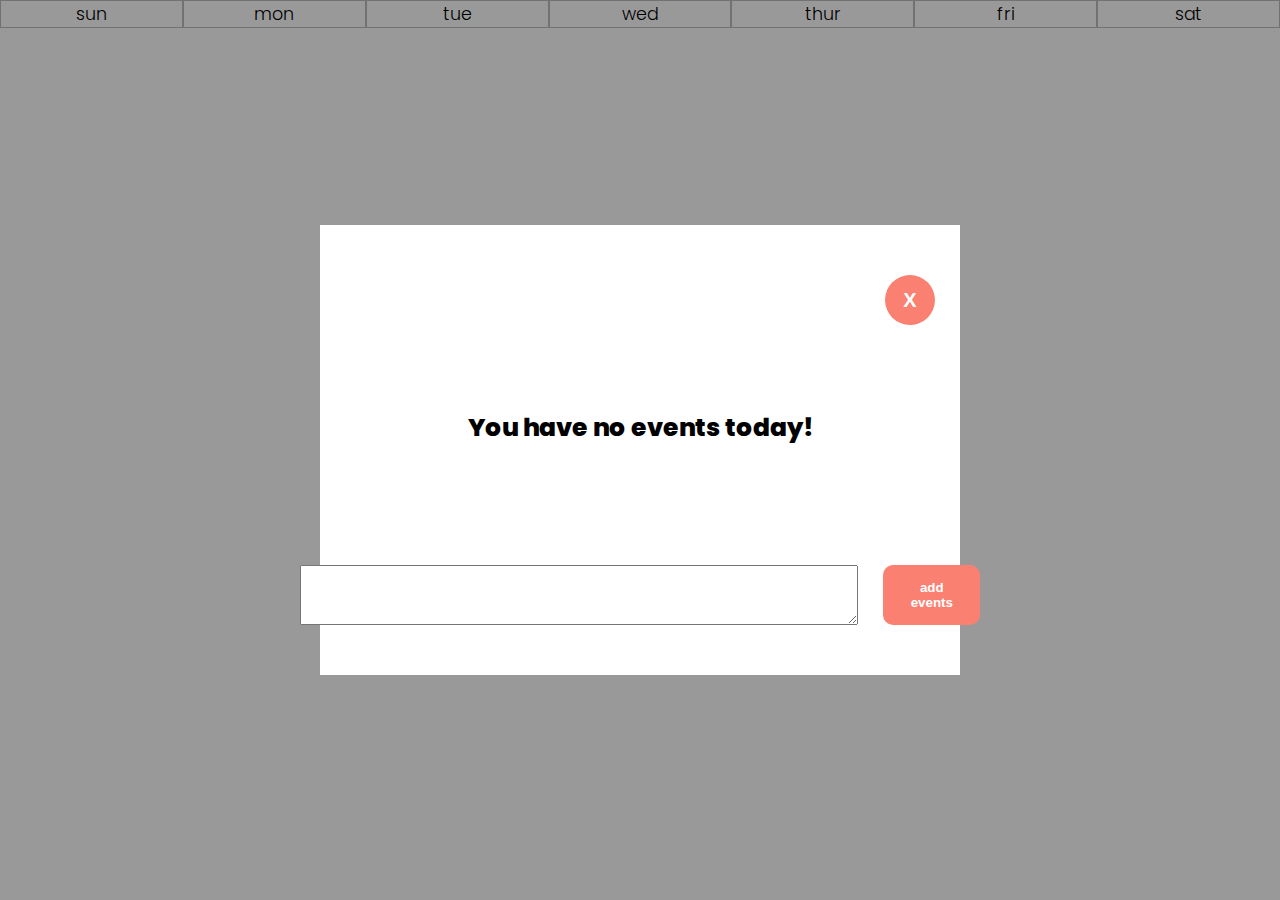
<file: calender/index.html>
<!DOCTYPE html>
<html lang="en">
<head>
    <meta charset="UTF-8">
    <meta http-equiv="X-UA-Compatible" content="IE=edge">
    <meta name="viewport" content="width=device-width, initial-scale=1.0">
    <link rel="stylesheet" href="styles.css">
    <script src="https://code.jquery.com/jquery-3.6.0.slim.min.js" integrity="sha256-u7e5khyithlIdTpu22PHhENmPcRdFiHRjhAuHcs05RI=" crossorigin="anonymous"></script>
    <title>Calender</title>
</head>
<body>
    <div id="nav"></div>
    <div id="days">
        <div value ="sun">sun</div>
        <div value ="mon">mon</div>
        <div value ="tue">tue</div>
        <div value ="wed">wed</div>
        <div value ="thur">thur</div>
        <div value ="fri">fri</div>
        <div value ="sat">sat</div>
    </div>
    <div id="eventCont">
        
        <div>
            <div style="width: 100%;display: flex;justify-content: flex-end;margin: 1rem;margin-bottom: 0;padding: 1rem;box-sizing: border-box;">
                <button id="close">X</button>
            </div>
            <div id="noEvents" style="font-weight: 800;">
                You have no events today!
            </div>
            <div id="eventList" style="width: 100%;max-height: 60%;overflow-y: scroll;">
            </div>
            <div style="display: flex;justify-content: space-evenly;padding-bottom: 2rem;">
                <textarea name="" id="txtarea" cols="70" rows="3" style="margin-right:1rem ;"></textarea><br>
                <button id="addEvent">add events</button>
            </div>
            
        </div>
    </div>
    <div id="dates">
        <br>
    </div>
    
    <script src="script.js"></script>
</body>
</html>
</file>
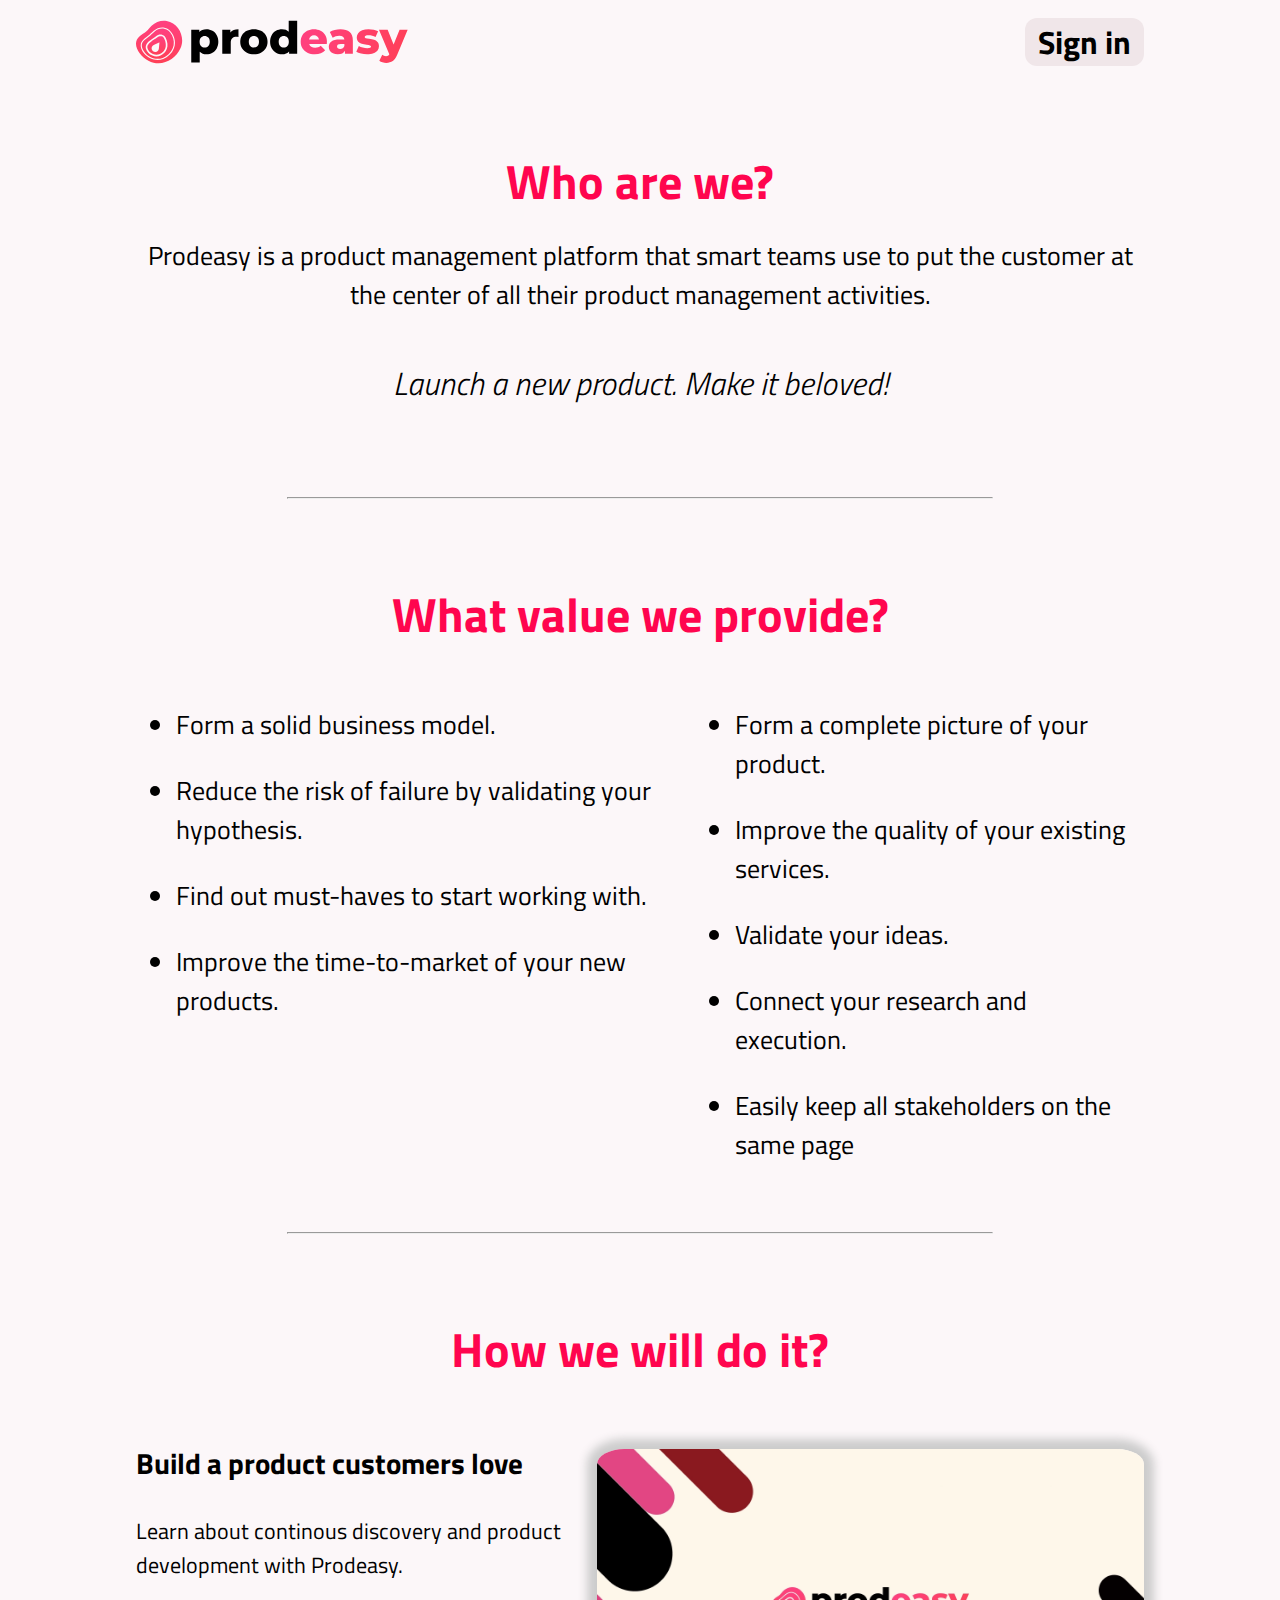
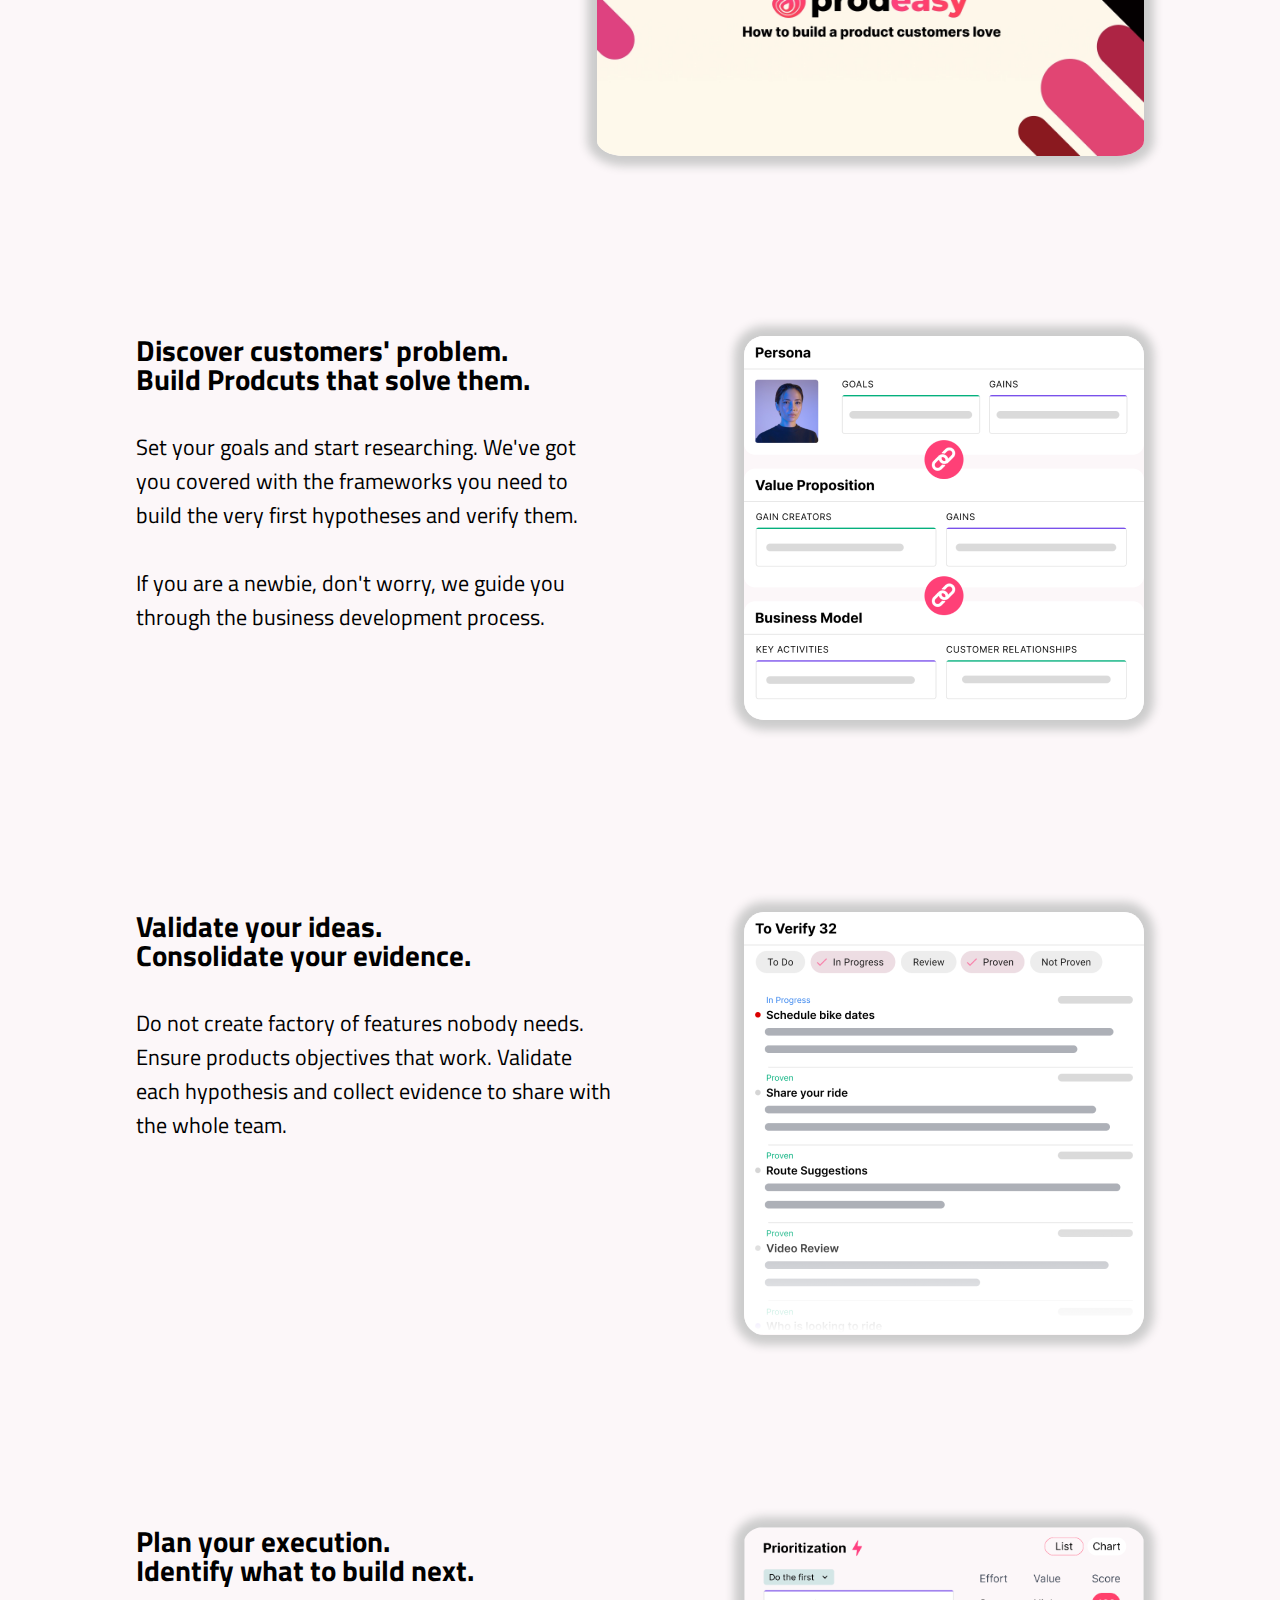
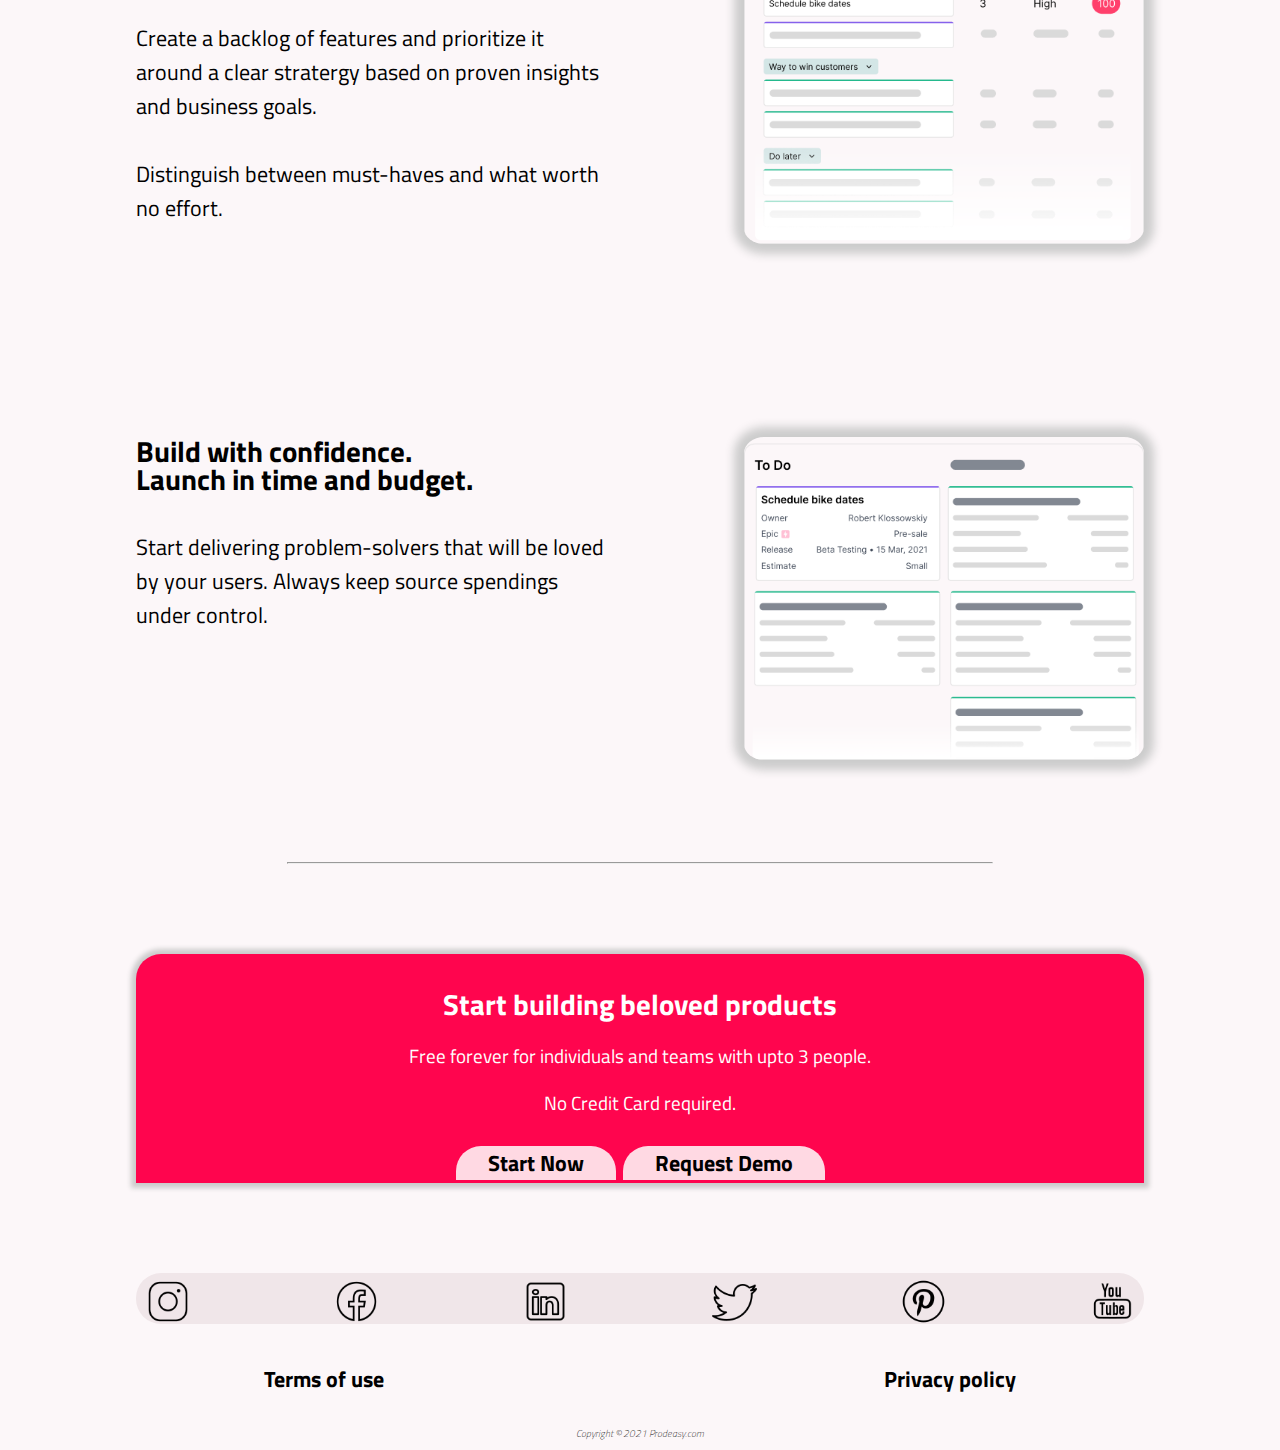
<file: main.html>
<!DOCTYPE html>
<html>
  <head>
    <!-- displays title for webpage -->
    <title>Prodeasy</title>
    <!-- link to scss file for styling elements -->
    <link rel="stylesheet" type="text/css" href="main.css">
    <!-- specify the character encoding for the HTML document -->
    <meta charset="UTF-8">
    <!-- responsive web design, will display content with respect to users' visible area of web page -->
    <meta name="viewport" content="width=device-width, initial-scale=1.0">

  </head>

  <body>

    <div id="homepage">

      <div id="header">
        <!-- prodeasy logo -->
        <img src="assets/logo.svg" alt="logo">
        <!-- Sign in link, which will open in new tab -->
        <a href="https://app.prodeasy.com/" target="_blank">Sign in</a>
      </div>

      <div id="content-1">
        <h2>Who are we?</h2>
        <p>Prodeasy is a product management platform that smart teams use
        to put the customer at the center of all their product
        management activities.</p>

        <p class="launch">Launch a new product. Make it beloved!</p>
      </div>

      <hr>

      <div id="content-2">
        <h2>What value we provide?</h2>
        <div id="values">
          <span id="founder-value">
            <ul>
              <li>Form a solid business model.</li>
              <li>Reduce the risk of failure by validating your hypothesis.</li>
              <li>Find out must-haves to start working with.</li>
              <li>Improve the time-to-market of your new products.</li>
            </ul>
          </span>
          <span id="manager-value">
            <ul>
              <li>Form a complete picture of your product.</li>
              <li>Improve the quality of your existing services.</li>
              <li>Validate your ideas.</li>
              <li>Connect your research and execution.</li>
              <li>Easily keep all stakeholders on the same page</li>
            </ul>
          </span>
        </div>
      </div>

      <hr>

      <div id="content-3">
        <h2>How we will do it?</h2>

        <div id="build">
          <div class="text">
            <h4>Build a product customers love</h4>
            <p>Learn about continous discovery and product development
            with Prodeasy.</p>
          </div>
          <div class="video">
            <a href="https://youtu.be/FqAvSZcwj7s" target="_blank">
              <img src="assets/content_3/video_cover.webp"
              alt="A product management platform for teams of all sizes.">
            </a>
          </div>
        </div>

        <div id="discover">
          <div class="text">
            <h4>Discover customers' problem.<br/>
                Build Prodcuts that solve them.</h4>
            <p>Set your goals and start researching. We've got you covered with
            the frameworks you need to build the very first hypotheses and
            verify them.<br/><br/>
            If you are a newbie, don't worry, we guide you through the business
            development process.
            </p>
          </div>
          <div class="photo">
            <img src="assets/content_3/discover.webp"
              alt="business model for customer problem.">
          </div>
        </div>

        <div id="validate">
          <div class="text">
            <h4>Validate your ideas.<br/>Consolidate your evidence.</h4>
            <p>Do not create factory of features nobody needs. Ensure products objectives that work. Validate each hypothesis and collect evidence to share with the whole team.
            </p>
          </div>
          <div class="photo">
            <img src="assets/content_3/validate.webp" alt="validate ideas">
          </div>
        </div>

        <div id="plan">
          <div class="text">
            <h4>Plan your execution.<br/>Identify what to build next.</h4>
            <p>Create a backlog of features and prioritize it around a clear stratergy based on proven insights and business goals.<br/><br/>
            Distinguish between must-haves and what worth no effort.
            </p>
          </div>
          <div class="photo">
            <img src="assets/content_3/plan.webp" alt="plan execution">
          </div>
        </div>

        <div id="confidence">
          <div class="text">
            <h4>Build with confidence.<br/>Launch in time and budget.</h4>
            <p>Start delivering problem-solvers that will be loved by your
              users. Always keep source spendings under control.
            </p>
          </div>
          <div class="photo">
            <img src="assets/content_3/build.webp" alt="confidence">
          </div>
        </div>
      </div>

      <hr>

      <div id="start-now">
        <h5>Start building beloved products</h5>
        <p>Free forever for individuals and teams with upto 3 people.</p>
        <p>No Credit Card required.</p>

        <div id="options">
          <a href="https://app.prodeasy.com/create-account">Start Now</a>
          <a href="https://calendly.com/prodeasy/demo?embed_domain=prodeasy.com&embed_type=PopupText&month=2021-04">Request Demo</a>
        </div>

      </div>

      <div id="footer">
        <div id="social">
          <a href="https://www.instagram.com/TeamProdEasy" target="_blank">
            <img src="assets/social/instagram.png">
          </a>

          <a href="https://www.facebook.com/Prodeasy" target="_blank">
            <img src="assets/social/facebook.png">
          </a>

          <a href="https://www.linkedin.com/company/Prodeasy" target="_blank">
            <img src="assets/social/linkedin.png">
          </a>

          <a href="https://twitter.com/TeamProdEasy" target="_blank">
            <img src="assets/social/twitter.png">
          </a>

          <a href="https://www.pinterest.com/Prodeasy" target="_blank">
            <img src="assets/social/pinterest.png">
          </a>

          <a href="https://www.youtube.com/channel/UC-yzTDVmWJQsOFhuHpTdkhg?sub_confirmation=1" target="_blank">
            <img src="assets/social/youtube.png">
          </a>
        </div>

        <div id="legal">
          <a href="https://prodeasy.com/terms-of-use.html">
            <h5>Terms of use</h5>
          </a>
          <a href="https://prodeasy.com/privacy.html">
            <h5>Privacy policy</h5>
          </a>
        </div>

        <div id="end">
          <p>Copyright © 2021 Prodeasy.com</p>
        </div>
      </div>
    </div>
  </body>
</html>
</file>
<file: calender/styles.css>
@import url('https://fonts.googleapis.com/css2?family=Poppins:wght@100;300;500;800&display=swap');


html,body{
    margin: 0;
    padding: 0;
    font-size: 25px;
    font-family: "Poppins";
}

#dates{
    width: 100%;
    max-height: 100%;
}

#days{
    position: fixed;
    width: 100%;
    display: grid;
    grid-template-columns: repeat(7, calc((100%/7)));
    background-color: white;
}

#days>div{
    border: 1px solid rgb(192, 191, 191);
    display: flex;
    justify-content: center;
    font-weight: 300;
    font-size: 0.7rem;
}


.month{
    display: grid;
    grid-template-columns: repeat(7, calc((100%/7)));
}

.month>div{
    box-sizing: border-box;
    display:flex;
    justify-content: center;
    font-size: 0.6rem;
    height: 20vh;
    padding: 1rem;
    border: 1px solid rgb(192, 191, 191);
    user-select: none;
}

.month>div:hover{
    background-color: salmon;
    font-size: 1rem;
    color: white;
    transition: background-color 0.5s;
    cursor: pointer;
}

.monthName{
    width: 100%;
    display: flex;
    justify-content: center;
    font-size: 1.5rem;
    font-weight: 800;
    color: salmon;
    border-top:10px solid salmon ;
    border-bottom: 10px solid salmon;
}



#eventCont{
    position: fixed;
    width: 100%;
    height: 100%;
    background-color: rgba(0, 0, 0, 0.4);
    z-index: 99;
    display: flex;
    justify-content: center;
    align-items: center;
}

#eventCont>div{
    width: 50%;
    min-height: 50%;
    max-height: 70%;
    display: flex;
    flex-direction: column;
    justify-content: space-between;
    align-items: center;
    background-color: white;
    position: relative;
}

#close{
    top: 1rem;
    left: 100%;
    background-color: salmon;
    color: white;
    font-weight: 800;
    border: none;
    cursor: pointer;
    font-size: 0.8rem;
    transition: 0.3s;
    border-radius: 50%;
    height: 2rem;
    width: 2rem;
}

#close:hover {
    transform: scale(1.1);
  }



.eventItem{
    /* Add shadows to create the "card" effect */
    background-color: white;
    border: 2px solid salmon;
    border-radius: 0.7rem;
    margin: 1rem ;
    padding: 1rem;
    font-size: 0.8rem;
    transition: 0.3s;
  }
  
  /* On mouse-over, add a deeper shadow */
  .eventItem:hover {
    background-color: salmon;
    color: white;
    cursor: pointer;
  }



  #addEvent{
      background-color: salmon;
      border:none;
      color: white;
      padding: 15px;
      font-weight: 800;
      transition: transform 0.3s;  
      cursor: pointer;
      border-radius: 10px;
  }


  #addEvent:hover{
      transform: scale(1.1);
  }
</file>
<file: main.css>
@import url("https://fonts.googleapis.com/css2?family=Titillium+Web:ital,wght@0,400;0,600;0,700;1,300;1,400&display=swap");
* {
  box-sizing: border-box; }

body {
  background-color: #fcf7f9;
  font-family: 'Titillium Web', sans-serif; }
  @media (min-width: 16em) {
    body {
      font-size: 1.4em; } }
  @media (min-width: 28em) {
    body {
      font-size: 1.1em; } }
  @media (min-width: 40em) {
    body {
      font-size: 1.6em; } }
  @media (min-width: 60em) {
    body {
      font-size: 2.0em; } }

#homepage {
  margin: 0vh 10vw; }

#header {
  margin-top: 2vh; }
  @media (min-width: 28em) {
    #header {
      display: flex;
      justify-content: space-between;
      flex-wrap: wrap; } }
  @media (min-width: 16em) {
    #header img {
      display: block;
      width: 100%; } }
  @media (min-width: 28em) {
    #header img {
      display: inline;
      width: 24%; } }
  @media (min-width: 40em) {
    #header img {
      width: 25.5%; } }
  @media (min-width: 60em) {
    #header img {
      width: 27%; } }
  #header a {
    border-radius: 12px;
    margin: 0% 30%;
    text-align: center;
    color: black;
    background-color: #f0e6e9;
    text-decoration: none;
    font-weight: 700; }
    #header a:hover {
      background-color: #ffd9e3;
      color: #ff3b72; }
    @media (min-width: 16em) {
      #header a {
        display: block; } }
    @media (min-width: 28em) {
      #header a {
        display: inline;
        margin: 0% 0%;
        padding: 0vh 1vw;
        text-align: right; } }

hr {
  width: 70%;
  height: 2px;
  color: #f0e6e9; }

h2 {
  color: #ff054e;
  margin-top: 10vh;
  margin-bottom: 3vh;
  line-height: 1.1;
  text-align: center; }

#content-1 {
  text-align: center;
  margin-bottom: 10vh; }
  #content-1 p {
    font-size: 0.8em; }
  #content-1 p.launch {
    margin-top: 5vh;
    font-weight: 300;
    font-style: italic;
    font-size: 1em; }

#content-2 #values {
  font-size: 0.8em; }
  @media (min-width: 16em) {
    #content-2 #values {
      display: block;
      margin-left: 3.5vw; } }
  @media (min-width: 28em) {
    #content-2 #values {
      display: flex;
      justify-content: space-between;
      margin: 0vh 0vw; } }
  #content-2 #values ul li {
    padding-bottom: 3vh; }
  @media (min-width: 16em) {
    #content-2 #values #founder-value ul {
      margin-bottom: 0vh; } }
  @media (min-width: 28em) {
    #content-2 #values #founder-value ul {
      margin-right: 2vw;
      margin-top: 4vh; } }
  @media (min-width: 16em) {
    #content-2 #values #manager-value ul {
      margin-top: 0vh; } }
  @media (min-width: 28em) {
    #content-2 #values #manager-value ul {
      margin-top: 4vh; } }

#content-3 {
  margin-bottom: 10vh; }
  @media (min-width: 16em) {
    #content-3 #build {
      display: block;
      margin-top: 5vh; } }
  @media (min-width: 28em) {
    #content-3 #build {
      display: flex;
      justify-content: space-between;
      margin-top: 8vh; } }
  #content-3 #build .text {
    padding-right: 2vw; }
    #content-3 #build .text h4 {
      color: black;
      line-height: 1;
      text-align: center;
      font-size: 0.9em;
      margin-top: 7vh;
      margin-bottom: 1vh; }
      @media (min-width: 28em) {
        #content-3 #build .text h4 {
          margin-top: 0vh;
          text-align: left; } }
      @media (min-width: 28em) {
        #content-3 #build .text h4 {
          text-align: left; } }
    #content-3 #build .text p {
      margin: 3.5vh 0vw;
      font-size: 0.7em;
      text-align: center; }
      @media (min-width: 28em) {
        #content-3 #build .text p {
          margin-top: 4vh;
          text-align: left; } }
    @media (min-width: 28em) {
      #content-3 #build .text {
        display: inline;
        width: 50%; } }
  #content-3 #build .video a img {
    border-radius: 5%;
    box-shadow: 0 0 10px 10px #ccc; }
    @media (min-width: 16em) {
      #content-3 #build .video a img {
        display: block;
        width: 100%; } }
    @media (min-width: 28em) {
      #content-3 #build .video a img {
        display: inline;
        max-width: 270px;
        height: auto;
        vertical-align: middle; } }
    @media (min-width: 40em) {
      #content-3 #build .video a img {
        max-width: 370px; } }
    @media (min-width: 60em) {
      #content-3 #build .video a img {
        max-width: 600px; } }
    @media (min-width: 87.5em) {
      #content-3 #build .video a img {
        max-width: 800px; } }
  @media (min-width: 16em) {
    #content-3 #discover {
      display: block; } }
  @media (min-width: 28em) {
    #content-3 #discover {
      display: flex;
      justify-content: space-between;
      margin-top: 10vh;
      padding-top: 10vh; } }
  #content-3 #discover .text {
    padding-right: 2vw; }
    #content-3 #discover .text h4 {
      color: black;
      line-height: 1;
      text-align: center;
      font-size: 0.9em;
      margin-top: 7vh;
      margin-bottom: 1vh; }
      @media (min-width: 28em) {
        #content-3 #discover .text h4 {
          margin-top: 0vh;
          text-align: left; } }
    #content-3 #discover .text p {
      margin: 3.5vh 0vw;
      font-size: 0.7em;
      text-align: center; }
      @media (min-width: 28em) {
        #content-3 #discover .text p {
          margin-top: 4vh;
          text-align: left; } }
    @media (min-width: 28em) {
      #content-3 #discover .text {
        display: inline;
        width: 50%; } }
  #content-3 #discover .photo img {
    border-radius: 5%;
    box-shadow: 0 0 10px 10px #ccc; }
    @media (min-width: 16em) {
      #content-3 #discover .photo img {
        display: block;
        width: 100%; } }
    @media (min-width: 28em) {
      #content-3 #discover .photo img {
        display: inline;
        max-width: 300px;
        height: auto; } }
    @media (min-width: 40em) {
      #content-3 #discover .photo img {
        max-width: 400px; } }
  @media (min-width: 16em) {
    #content-3 #validate {
      display: block; } }
  @media (min-width: 28em) {
    #content-3 #validate {
      display: flex;
      justify-content: space-between;
      margin-top: 10vh;
      padding-top: 10vh; } }
  #content-3 #validate .text {
    padding-right: 2vw; }
    #content-3 #validate .text h4 {
      color: black;
      line-height: 1;
      text-align: center;
      font-size: 0.9em;
      margin-top: 7vh;
      margin-bottom: 1vh; }
      @media (min-width: 28em) {
        #content-3 #validate .text h4 {
          margin-top: 0vh;
          text-align: left; } }
    #content-3 #validate .text p {
      margin: 3.5vh 0vw;
      font-size: 0.7em;
      text-align: center; }
      @media (min-width: 28em) {
        #content-3 #validate .text p {
          margin-top: 4vh;
          text-align: left; } }
    @media (min-width: 28em) {
      #content-3 #validate .text {
        display: inline;
        width: 50%; } }
  #content-3 #validate .photo img {
    border-radius: 5%;
    box-shadow: 0 0 10px 10px #ccc; }
    @media (min-width: 16em) {
      #content-3 #validate .photo img {
        display: block;
        width: 100%; } }
    @media (min-width: 28em) {
      #content-3 #validate .photo img {
        display: inline;
        max-width: 300px;
        height: auto; } }
    @media (min-width: 40em) {
      #content-3 #validate .photo img {
        max-width: 400px; } }
  @media (min-width: 16em) {
    #content-3 #plan {
      display: block; } }
  @media (min-width: 28em) {
    #content-3 #plan {
      display: flex;
      justify-content: space-between;
      margin-top: 10vh;
      padding-top: 10vh; } }
  #content-3 #plan .text {
    padding-right: 2vw; }
    #content-3 #plan .text h4 {
      color: black;
      line-height: 1;
      text-align: center;
      font-size: 0.9em;
      margin-top: 7vh;
      margin-bottom: 1vh; }
      @media (min-width: 28em) {
        #content-3 #plan .text h4 {
          margin-top: 0vh;
          text-align: left; } }
    #content-3 #plan .text p {
      margin: 3.5vh 0vw;
      font-size: 0.7em;
      text-align: center; }
      @media (min-width: 28em) {
        #content-3 #plan .text p {
          margin-top: 4vh;
          text-align: left; } }
    @media (min-width: 28em) {
      #content-3 #plan .text {
        display: inline;
        width: 50%; } }
  #content-3 #plan .photo img {
    border-radius: 5%;
    box-shadow: 0 0 10px 10px #ccc; }
    @media (min-width: 16em) {
      #content-3 #plan .photo img {
        display: block;
        width: 100%; } }
    @media (min-width: 28em) {
      #content-3 #plan .photo img {
        display: inline;
        max-width: 300px;
        height: auto; } }
    @media (min-width: 40em) {
      #content-3 #plan .photo img {
        max-width: 400px; } }
  @media (min-width: 16em) {
    #content-3 #confidence {
      display: block; } }
  @media (min-width: 28em) {
    #content-3 #confidence {
      display: flex;
      justify-content: space-between;
      margin-top: 10vh;
      padding-top: 10vh; } }
  #content-3 #confidence .text {
    padding-right: 2vw; }
    #content-3 #confidence .text h4 {
      color: black;
      line-height: 1;
      text-align: center;
      font-size: 0.9em;
      margin-top: 7vh;
      margin-bottom: 1vh; }
      @media (min-width: 28em) {
        #content-3 #confidence .text h4 {
          margin-top: 0vh;
          text-align: left; } }
    #content-3 #confidence .text p {
      margin: 3.5vh 0vw;
      font-size: 0.7em;
      text-align: center; }
      @media (min-width: 28em) {
        #content-3 #confidence .text p {
          margin-top: 4vh;
          text-align: left; } }
    @media (min-width: 28em) {
      #content-3 #confidence .text {
        display: inline;
        width: 50%; } }
  #content-3 #confidence .photo img {
    border-radius: 5%;
    box-shadow: 0 0 10px 10px #ccc; }
    @media (min-width: 16em) {
      #content-3 #confidence .photo img {
        display: block;
        width: 100%; } }
    @media (min-width: 28em) {
      #content-3 #confidence .photo img {
        display: inline;
        max-width: 300px;
        height: auto; } }
    @media (min-width: 40em) {
      #content-3 #confidence .photo img {
        max-width: 400px; } }

#start-now {
  background-color: #ff054e;
  border-radius: 25px 25px 0px 0px;
  box-shadow: 0 0 5px 5px #ccc;
  text-align: center;
  color: white;
  padding-top: 3.5vh;
  padding-bottom: 0vh;
  margin: 10vh 0vw; }
  #start-now h5 {
    margin: 0vh 0vw;
    font-size: 0.9em;
    line-height: 1.3; }
  #start-now p {
    font-size: 0.6em;
    margin: 2vh 0vw; }
  #start-now #options a {
    padding: 0vh 2.5vw;
    font-size: 0.7em;
    font-weight: 700;
    background-color: #ffd9e3;
    color: black;
    text-decoration: none;
    text-align: center; }
    #start-now #options a:hover {
      background-color: black;
      color: white;
      font-weight: 700; }
    @media (min-width: 16em) {
      #start-now #options a {
        display: block;
        margin-bottom: 1.3vh; } }
    @media (min-width: 28em) {
      #start-now #options a {
        display: inline;
        margin-bottom: 0vh;
        border-radius: 25px 25px 0px 0px; } }

#footer #social {
  display: flex;
  justify-content: space-between;
  width: 100%;
  text-align: center;
  background-color: #f0e6e9;
  border-radius: 25px; }
  #footer #social a img {
    display: inline;
    width: 70%;
    vertical-align: middle; }
#footer #legal {
  display: flex;
  justify-content: space-between;
  margin-top: 3vh;
  margin-bottom: 0vh; }
  #footer #legal a {
    margin: 0vh 0vw;
    color: black;
    text-decoration: none; }
    #footer #legal a:hover {
      color: #ff3b72; }
    @media (min-width: 28em) {
      #footer #legal a {
        margin: 0vh 8vw; } }
    @media (min-width: 40em) {
      #footer #legal a {
        margin: 0vh 10vw; } }
    #footer #legal a h5 {
      margin-top: 0vh;
      font-size: 0.7em;
      display: inline;
      width: 100%; }
#footer #end {
  margin-top: 3vh; }
  #footer #end p {
    text-align: center;
    font-weight: 200;
    font-style: italic;
    font-size: 0.3em; }

/*# sourceMappingURL=main.css.map */
</file>
